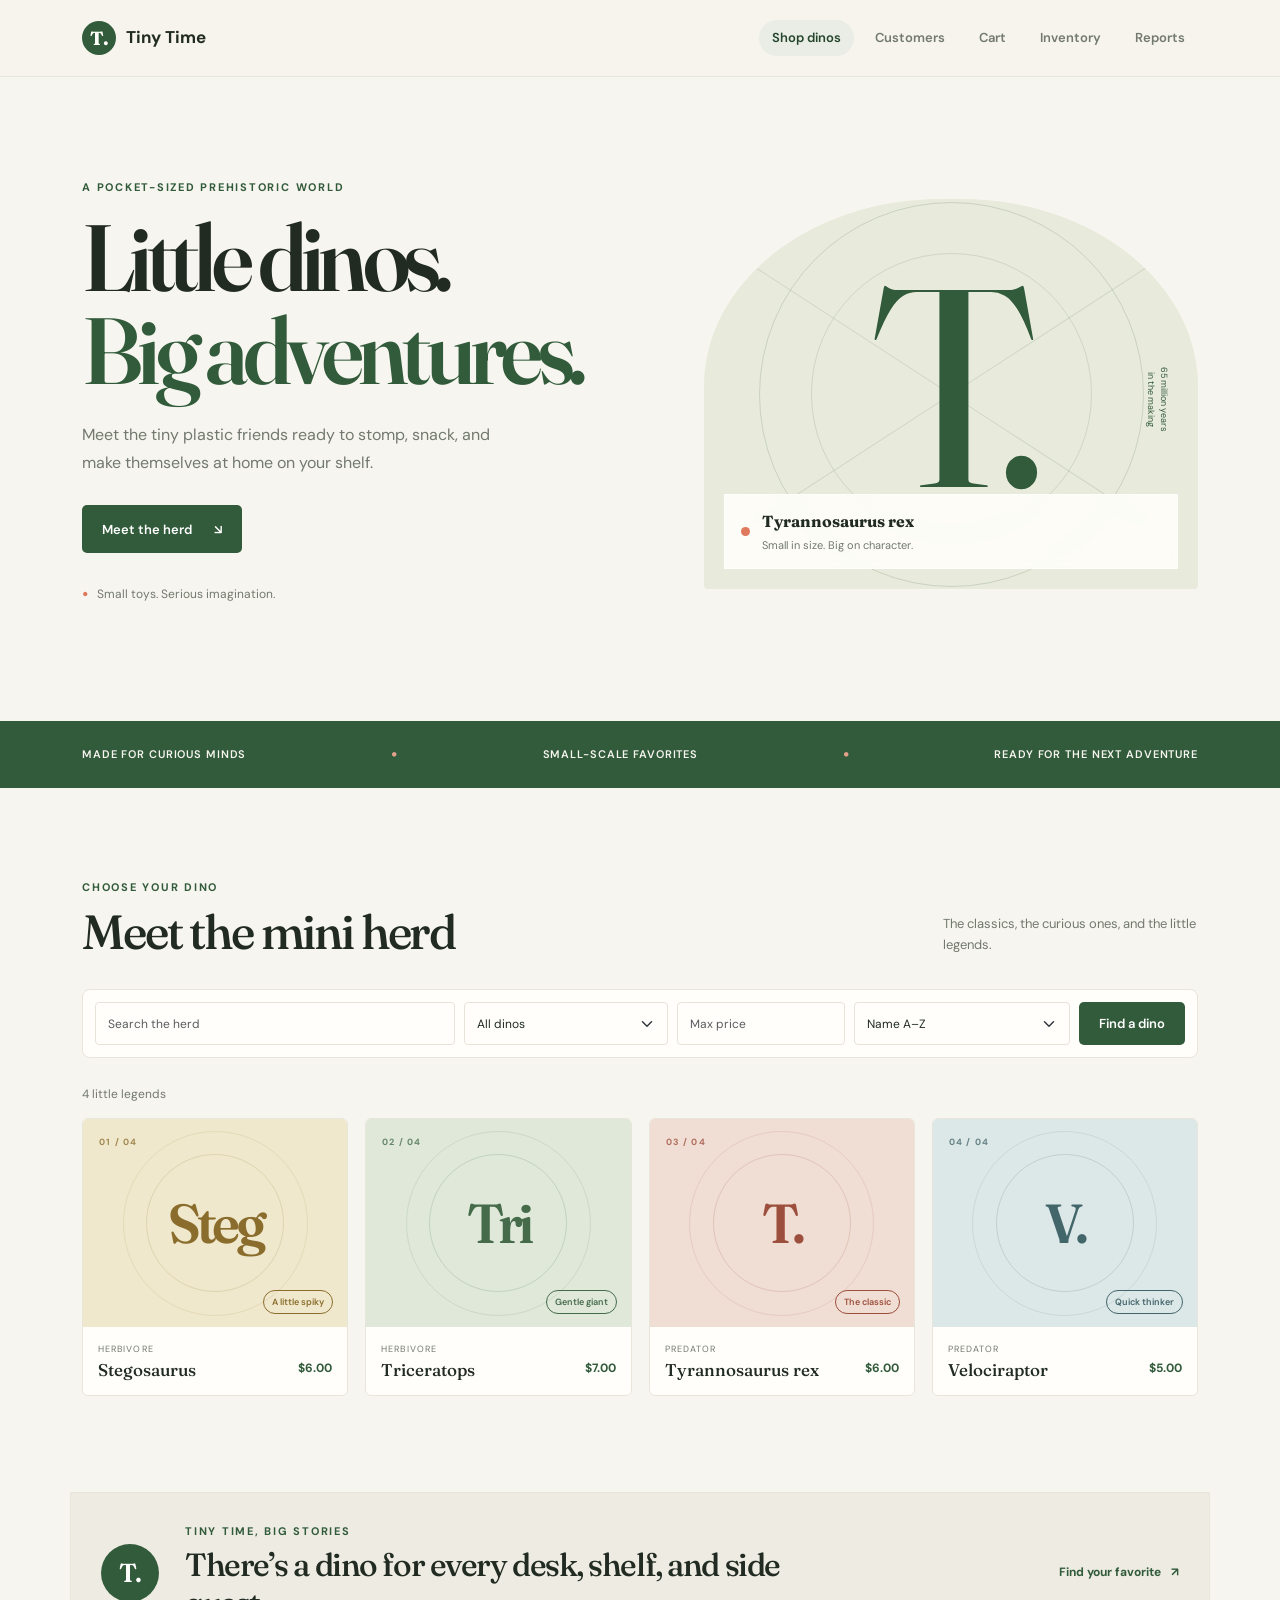
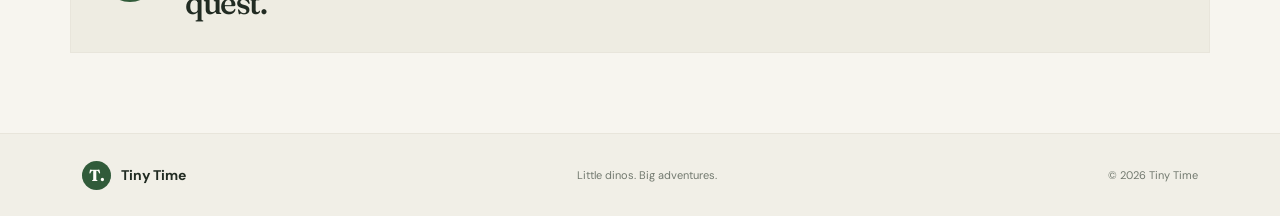
<file: index.html>
<!doctype html>
<html lang="en">
<head>
  <meta charset="utf-8">
  <meta name="viewport" content="width=device-width, initial-scale=1">
  <meta name="description" content="Meet the tiny plastic dinosaurs made for big adventures. Find a new favorite for your prehistoric collection.">
  <meta name="theme-color" content="#f7f5ef">
  <title>Tiny Time — Little dinos, big adventures</title>
  <link rel="preconnect" href="https://fonts.googleapis.com">
  <link rel="preconnect" href="https://fonts.gstatic.com" crossorigin>
  <link href="https://fonts.googleapis.com/css2?family=DM+Sans:wght@400;500;600;700&family=Fraunces:opsz,wght@9..144,600;9..144,700&display=swap" rel="stylesheet">
  <link href="https://cdn.jsdelivr.net/npm/bootstrap@5.3.3/dist/css/bootstrap.min.css" rel="stylesheet">
  <link rel="stylesheet" href="css/styles.css">
  <script src="js/layout.js" defer></script>
</head>
<body>
  <div id="nav"></div>
  <main>
    <section class="hero container">
      <div class="hero-copy">
        <p class="eyebrow">A pocket-sized prehistoric world</p>
        <h1>Little dinos.<br><span>Big adventures.</span></h1>
        <p class="hero-description">Meet the tiny plastic friends ready to stomp, snack, and make themselves at home on your shelf.</p>
        <a class="button-primary" href="#collection">Meet the herd <span aria-hidden="true">↘</span></a>
        <div class="hero-note"><span class="note-mark" aria-hidden="true">•</span> Small toys. Serious imagination.</div>
      </div>
      <div class="hero-art" aria-label="A typographic portrait of a Tyrannosaurus rex">
        <div class="art-orbit orbit-one"></div><div class="art-orbit orbit-two"></div>
        <span class="art-giant" aria-hidden="true">T.</span>
        <div class="art-caption"><span class="art-dot"></span><span><strong>Tyrannosaurus rex</strong><small>Small in size. Big on character.</small></span></div>
        <span class="art-side-note">65 million years<br>in the making</span>
      </div>
    </section>

    <section class="promise-strip" aria-label="Our promise">
      <div class="container promise-inner">
        <span>Made for curious minds</span><span class="promise-star" aria-hidden="true">•</span>
        <span>Small-scale favorites</span><span class="promise-star" aria-hidden="true">•</span>
        <span>Ready for the next adventure</span>
      </div>
    </section>

    <section class="collection container" id="collection">
      <div class="section-heading">
        <div><p class="eyebrow">Choose your dino</p><h2>Meet the mini herd</h2></div>
        <p class="section-intro">The classics, the curious ones, and the little legends.</p>
      </div>
      <form id="filters" class="filter-bar" role="search">
        <label class="visually-hidden" for="q">Search the herd</label>
        <input type="search" id="q" class="form-control" placeholder="Search the herd" autocomplete="off">
        <label class="visually-hidden" for="category">Filter by kind</label>
        <select id="category" class="form-select">
          <option value="">All dinos</option>
          <option value="Predator">Predators</option>
          <option value="Herbivore">Plant eaters</option>
        </select>
        <label class="visually-hidden" for="maxPrice">Maximum price</label>
        <input type="number" id="maxPrice" class="form-control price-filter" placeholder="Max price" min="0" step="0.01">
        <label class="visually-hidden" for="sort">Sort the herd</label>
        <select id="sort" class="form-select sort-filter">
          <option value="name">Name A–Z</option>
          <option value="price_asc">Price: low to high</option>
          <option value="price_desc">Price: high to low</option>
        </select>
        <button class="button-primary filter-button" type="submit">Find a dino</button>
      </form>
      <p class="results-label" id="results-count" aria-live="polite">Our favorite little legends</p>
      <div id="results" class="product-grid"></div>
    </section>

    <section class="closing container">
      <span class="closing-symbol" aria-hidden="true">T.</span>
      <div><p class="eyebrow">Tiny Time, big stories</p><h2>There’s a dino for every desk, shelf, and side quest.</h2></div>
      <a class="text-link" href="#collection">Find your favorite <span aria-hidden="true">↗</span></a>
    </section>
  </main>
  <div id="footer"></div>
</body>
</html>
</file>
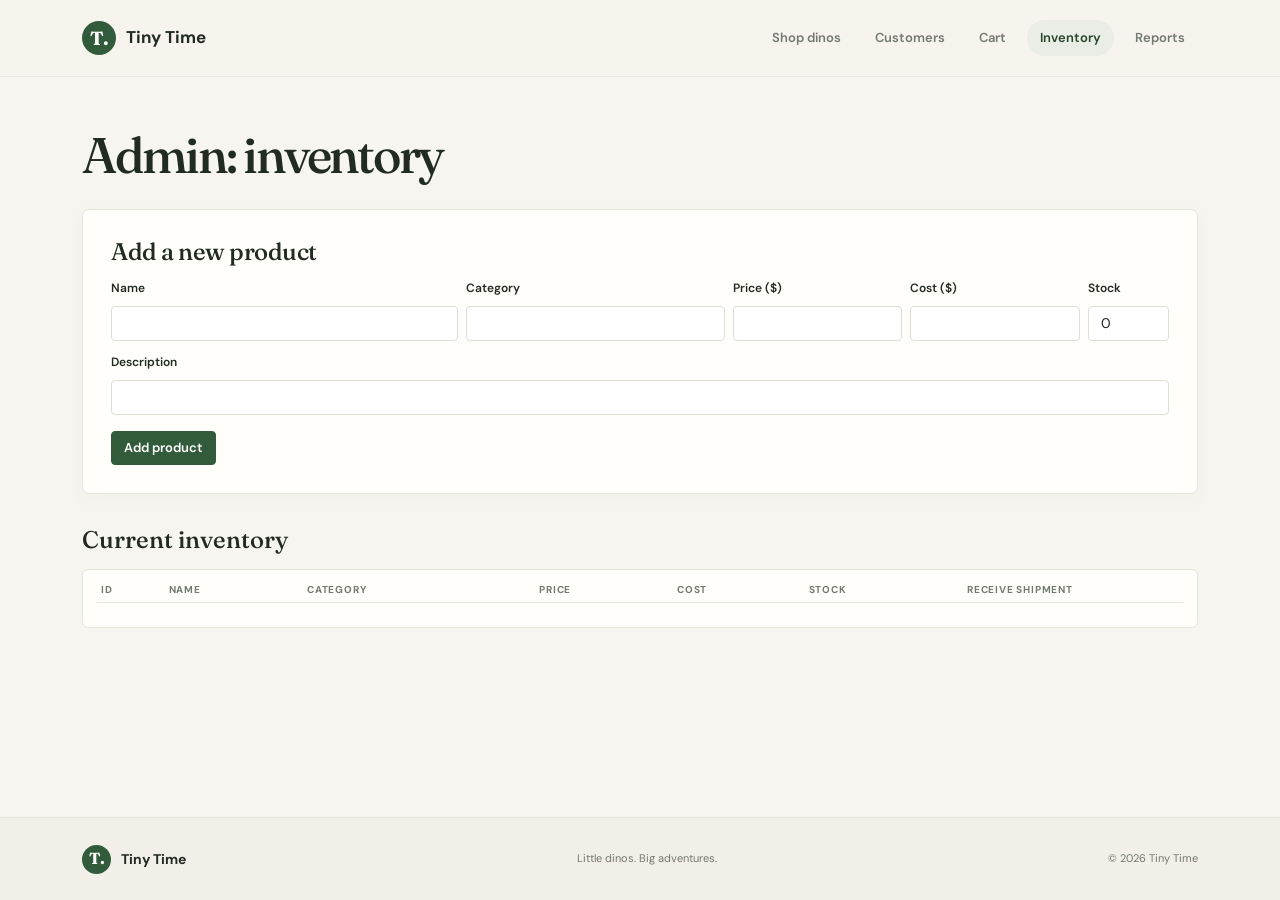
<file: admin.html>
<!DOCTYPE html>
<html lang="en">
<head>
    <meta charset="UTF-8">
    <meta name="viewport" content="width=device-width, initial-scale=1.0">
    <meta name="description" content="Manage the Tiny Time dinosaur inventory and receive new stock.">
    <meta name="theme-color" content="#f7f5ef">
    <title>Inventory | Tiny Time</title>
    <link href="https://cdn.jsdelivr.net/npm/bootstrap@5.3.3/dist/css/bootstrap.min.css" rel="stylesheet" />
    <link rel="stylesheet" href="css/styles.css" />
    <script src="js/layout.js" defer></script>

</head>
<body>
    <div id="nav"></div>
 
    <main class="container py-4">
        <h2>Admin: inventory</h2>
        <div id="alerts"></div>
 
        <form id="addProduct" class="card card-body mb-4">
            <h4>Add a new product</h4>
            <div class="row g-2">
                <div class="col-md-4"><label class="form-label" for="pname">Name</label><input class="form-control" id="pname" required></div>
                <div class="col-md-3"><label class="form-label" for="pcategory">Category</label><input class="form-control" id="pcategory" list="cats" required><datalist id="cats"></datalist></div>
                <div class="col-md-2"><label class="form-label" for="pprice">Price ($)</label><input type="number" step="0.01" min="0.01" class="form-control" id="pprice" required></div>
                <div class="col-md-2"><label class="form-label" for="pcost">Cost ($)</label><input type="number" step="0.01" min="0" class="form-control" id="pcost" required></div>
                <div class="col-md-1"><label class="form-label" for="pstock">Stock</label><input type="number" min="0" class="form-control" id="pstock" value="0" required></div>
                <div class="col-12"><label class="form-label" for="pdesc">Description</label><input class="form-control" id="pdesc"></div>
            </div>
            <button class="btn btn-primary mt-3 align-self-start" type="submit">Add product</button>
        </form>
 
        <h4>Current inventory</h4>
        <div class="table-responsive">
            <table class="table table-sm table-striped">
                <thead><tr><th>ID</th><th>Name</th><th>Category</th><th>Price</th><th>Cost</th><th>Stock</th><th style="width:220px">Receive shipment</th></tr></thead>
                <tbody id="inventory"></tbody>
            </table>
        </div>
    </main>
 
    <div id="footer"></div>
</file>
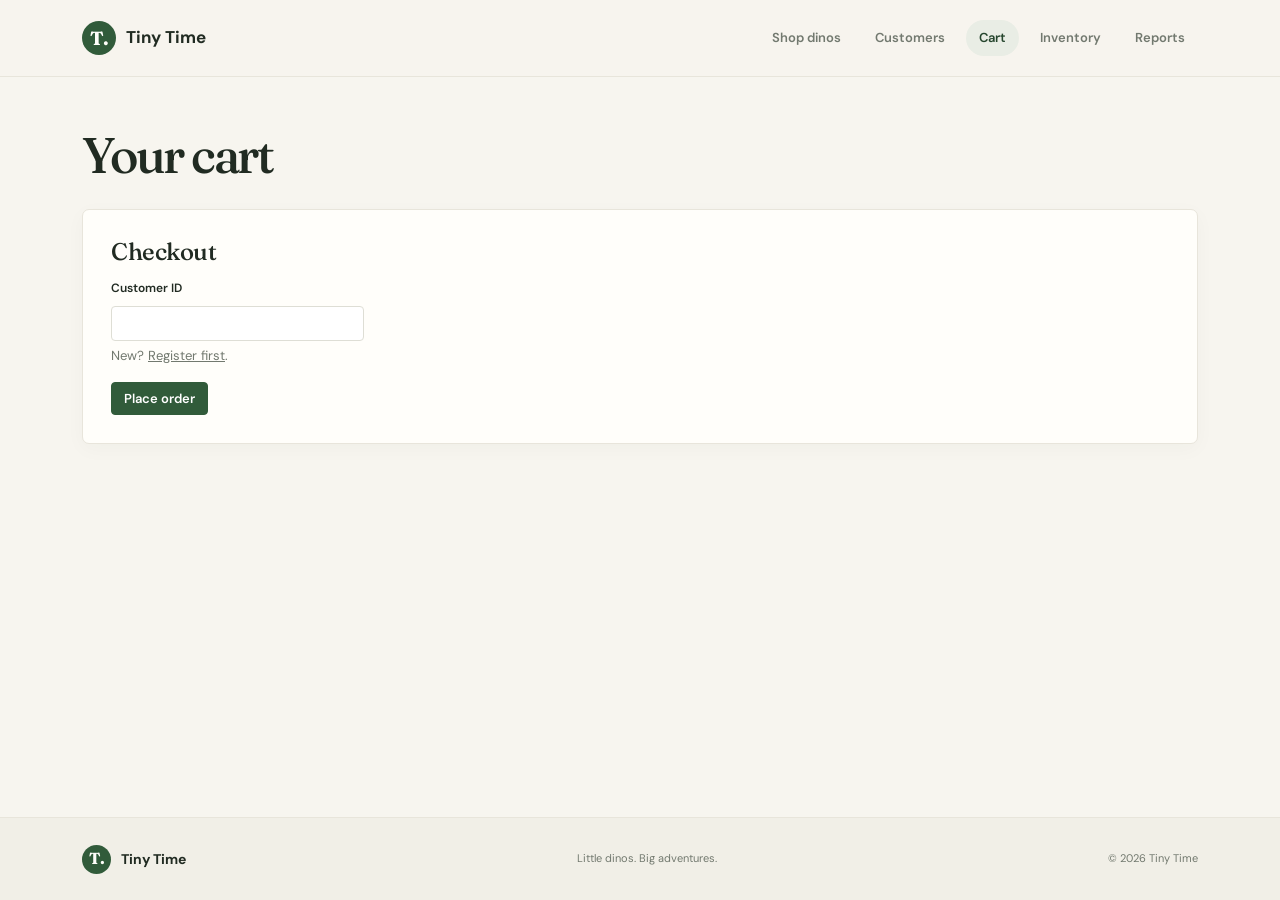
<file: cart.html>
<!DOCTYPE html>
<html lang="en">
<head>
    <meta charset="UTF-8">
    <meta name="viewport" content="width=device-width, initial-scale=1.0">
    <meta name="description" content="Review your Tiny Time cart and place an order.">
    <meta name="theme-color" content="#f7f5ef">
    <title>Your cart | Tiny Time</title>
    <link href="https://cdn.jsdelivr.net/npm/bootstrap@5.3.3/dist/css/bootstrap.min.css" rel="stylesheet" />
    <link rel="stylesheet" href="css/styles.css" />
    <script src="js/layout.js" defer></script>
</head>
<body>
    <div id="nav"></div>
 
    <main class="container py-4">
        <h2>Your cart</h2>
        <div id="alerts"></div>
 
        <div id="cart-area"></div>
 
        <form id="checkout" class="card card-body mt-4" novalidate>
            <h4>Checkout</h4>
            <div class="row g-3">
                <div class="col-md-3">
                    <label class="form-label" for="customerId">Customer ID</label>
                    <input type="number" class="form-control" id="customerId" min="1" required>
                    <div class="form-text">New? <a href="customers.html">Register first</a>.</div>
                </div>
                
            </div>
            <button class="btn btn-success mt-3 align-self-start" type="submit" id="placeBtn">Place order</button>
        </form>
    </main>
 
    <div id="footer"></div>
</file>
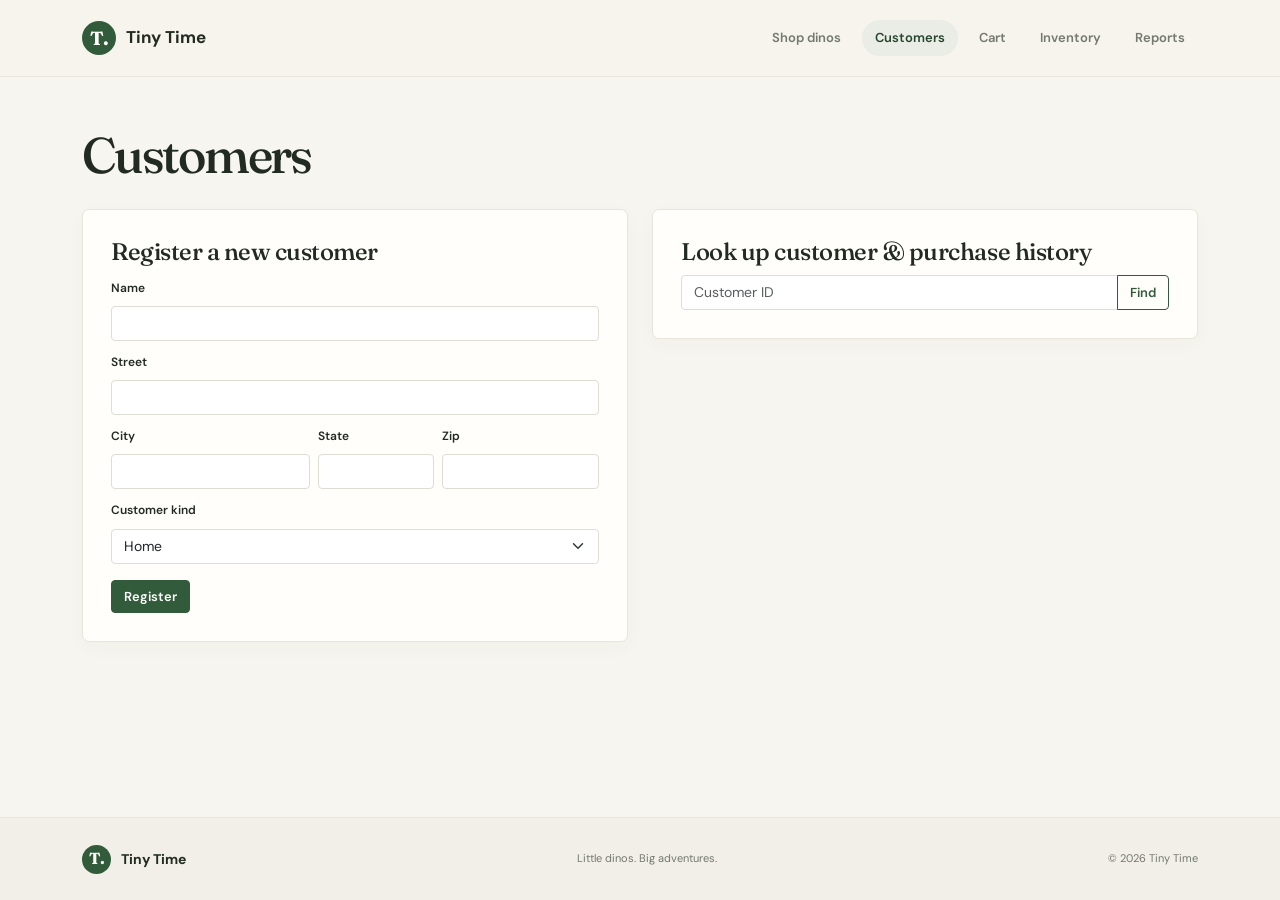
<file: customers.html>
<!DOCTYPE html>
<html lang="en">
<head>
    <meta charset="UTF-8">
    <meta name="viewport" content="width=device-width, initial-scale=1.0">
    <meta name="description" content="Register a Tiny Time customer or look up their purchase history.">
    <meta name="theme-color" content="#f7f5ef">
    <title>Customers | Tiny Time</title>
    <link href="https://cdn.jsdelivr.net/npm/bootstrap@5.3.3/dist/css/bootstrap.min.css" rel="stylesheet" />
    <link rel="stylesheet" href="css/styles.css" />
    <script src="js/layout.js" defer></script>
</head>
<body>
    <div id="nav"></div>
 
    <main class="container py-4">
        <h2>Customers</h2>
        <div id="alerts"></div>
 
        <div class="row g-4">
            <!-- Register -->
            <div class="col-lg-6">
                <form id="register" class="card card-body">
                    <h4>Register a new customer</h4>
                    <div class="row g-2">
                        <div class="col-12">
                            <label class="form-label" for="name">Name</label>
                            <input class="form-control" id="name" required>
                        </div>
                        <div class="col-12">
                            <label class="form-label" for="street">Street</label>
                            <input class="form-control" id="street" required>
                        </div>
                        <div class="col-md-5"><label class="form-label" for="city">City</label><input class="form-control" id="city" required></div>
                        <div class="col-md-3"><label class="form-label" for="state">State</label><input class="form-control" id="state" maxlength="2" required></div>
                        <div class="col-md-4"><label class="form-label" for="zip">Zip</label><input class="form-control" id="zip" pattern="\d{5}" required></div>
                        <div class="col-12">
                            <label class="form-label" for="kind">Customer kind</label>
                            <select class="form-select" id="kind">
                                <option value="home">Home</option>
                                <option value="business">Business</option>
                            </select>
                        </div>
                    </div>
 
                    <!-- Business-only fields -->
                    <div id="business-fields" class="row g-2 mt-1 d-none">
                        <div class="col-md-6"><label class="form-label" for="businessCategory">Business category</label><input class="form-control" id="businessCategory"></div>
                        <div class="col-md-6"><label class="form-label" for="grossIncome">Gross annual income ($)</label><input type="number" class="form-control" id="grossIncome" min="0"></div>
                    </div>
 
                    <button class="btn btn-primary mt-3 align-self-start" type="submit">Register</button>
                </form>
            </div>
 
            <!-- Lookup / history -->
            <div class="col-lg-6">
                <form id="lookup" class="card card-body mb-3">
                    <h4>Look up customer &amp; purchase history</h4>
                    <div class="input-group">
                        <input type="number" class="form-control" id="lookupId" placeholder="Customer ID" min="1" required>
                        <button class="btn btn-outline-primary" type="submit">Find</button>
                    </div>
                </form>
                <div id="profile"></div>
            </div>
        </div>
    </main>
 
    <div id="footer"></div>
</file>
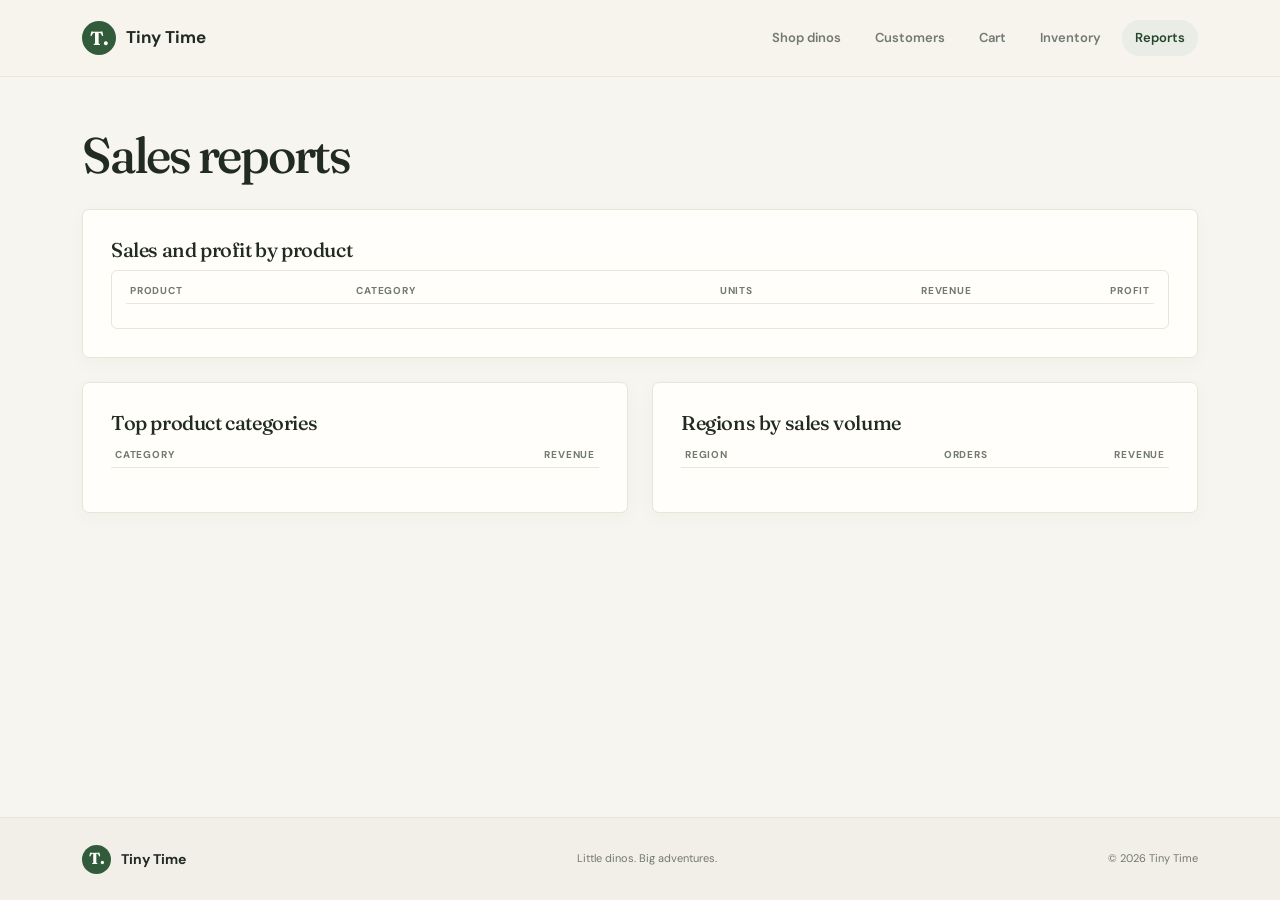
<file: reports.html>
<!DOCTYPE html>
<html lang="en">
<head>
    <meta charset="UTF-8">
    <meta name="viewport" content="width=device-width, initial-scale=1.0">
    <meta name="description" content="Review Tiny Time sales, product performance, and regional reports.">
    <meta name="theme-color" content="#f7f5ef">
    <title>Sales reports | Tiny Time</title>
    <link href="https://cdn.jsdelivr.net/npm/bootstrap@5.3.3/dist/css/bootstrap.min.css" rel="stylesheet" />
    <link rel="stylesheet" href="css/styles.css" />
    <script src="js/layout.js" defer></script>
</head>
<body>
    <div id="nav"></div>
 
    <main class="container py-4">
        <h2>Sales reports</h2>
        <div id="alerts"></div>
 
        <div class="row g-4">
            <div class="col-12">
                <div class="card card-body">
                    <h5>Sales and profit by product</h5>
                    <div class="table-responsive"><table class="table table-sm">
                        <thead><tr><th>Product</th><th>Category</th><th class="text-end">Units</th><th class="text-end">Revenue</th><th class="text-end">Profit</th></tr></thead>
                        <tbody id="productSales"></tbody></table></div>
                </div>
            </div>
            <div class="col-lg-6">
                <div class="card card-body">
                    <h5>Top product categories</h5>
                    <table class="table table-sm"><thead><tr><th>Category</th><th class="text-end">Revenue</th></tr></thead>
                        <tbody id="topCategories"></tbody></table>
                </div>
            </div>
            <div class="col-lg-6">
                <div class="card card-body">
                    <h5>Regions by sales volume</h5>
                    <table class="table table-sm"><thead><tr><th>Region</th><th class="text-end">Orders</th><th class="text-end">Revenue</th></tr></thead>
                        <tbody id="regionSales"></tbody></table>
                </div>
            </div>
        </div>
    </main>
 
    <div id="footer"></div>
</file>
<file: css/styles.css>
@import url('https://fonts.googleapis.com/css2?family=DM+Sans:wght@400;500;600;700&family=Fraunces:opsz,wght@9..144,600;9..144,700&display=swap');

:root {
  --paper: #f7f5ef;
  --surface: #fffefa;
  --ink: #212b22;
  --muted: #72796f;
  --line: #e8e5db;
  --green: #315b3a;
  --green-dark: #25452d;
  --coral: #df785c;
  --serif: 'Fraunces', Georgia, serif;
  --sans: 'DM Sans', Arial, sans-serif;
  --shadow: 0 14px 38px rgb(42 52 39 / 7%);
}

* { box-sizing: border-box; }
html { scroll-behavior: smooth; scroll-padding-top: 88px; }
body {
  min-height: 100vh;
  display: flex;
  flex-direction: column;
  background: var(--paper);
  color: var(--ink);
  font-family: var(--sans);
  font-size: 15px;
  line-height: 1.6;
}
main { flex: 1; }
a { color: inherit; }
a:focus-visible, button:focus-visible, input:focus-visible, select:focus-visible {
  outline: 3px solid rgb(223 120 92 / 65%);
  outline-offset: 3px;
}

.site-header {
  position: relative;
  z-index: 2;
  background: rgb(247 245 239 / 95%);
  border-bottom: 1px solid var(--line);
}
.nav-inner { min-height: 76px; display: flex; align-items: center; justify-content: space-between; gap: 28px; }
.brand { display: inline-flex; align-items: center; gap: 10px; color: var(--ink); font-weight: 700; font-size: 17px; text-decoration: none; white-space: nowrap; }
.brand-mark { display: grid; place-items: center; width: 34px; height: 34px; background: var(--green); border-radius: 50%; color: #fffefa; font-family: var(--serif); font-size: 19px; }
.nav-links { display: flex; align-items: center; gap: 8px; }
.nav-link { padding: 8px 13px; border-radius: 999px; color: var(--muted); font-size: 13px; font-weight: 600; text-decoration: none; transition: background .18s ease, color .18s ease; }
.nav-link:hover, .nav-link.is-active { background: #e9ede5; color: var(--green-dark); }

.hero { display: grid; grid-template-columns: 1.05fr .95fr; align-items: center; gap: clamp(32px, 6vw, 84px); padding-top: clamp(54px, 8vw, 106px); padding-bottom: clamp(64px, 9vw, 112px); }
.hero-copy { max-width: 570px; }
.eyebrow { margin: 0 0 14px; color: var(--green); font-size: 11px; font-weight: 700; letter-spacing: .16em; text-transform: uppercase; }
h1, h2, h3, h4, h5 { color: var(--ink); }
.hero h1 { margin: 0; font-family: var(--serif); font-size: clamp(54px, 7.4vw, 94px); font-weight: 600; letter-spacing: -.06em; line-height: .99; }
.hero h1 span { color: var(--green); }
.hero-description { max-width: 420px; margin: 24px 0 28px; color: var(--muted); font-size: 16px; line-height: 1.75; }
.button-primary { display: inline-flex; align-items: center; justify-content: center; gap: 22px; min-height: 48px; padding: 0 20px; border: 0; border-radius: 5px; background: var(--green); color: white; font: 600 13px var(--sans); text-decoration: none; transition: background .18s ease, transform .18s ease; }
.button-primary:hover { background: var(--green-dark); color: white; transform: translateY(-1px); }
.hero-note { display: flex; align-items: center; gap: 9px; margin-top: 27px; color: var(--muted); font-size: 12px; }
.note-mark { color: var(--coral); font-size: 18px; }
.hero-art { position: relative; display: grid; min-height: 390px; place-items: center; overflow: hidden; isolation: isolate; border-radius: 48% 48% 4px 4px; background: #e8eadb; }
.hero-art::before { position: absolute; z-index: -1; width: 78%; aspect-ratio: 1; border: 1px solid rgb(49 91 58 / 17%); border-radius: 50%; content: ''; }
.hero-art::after { position: absolute; z-index: -1; width: 57%; aspect-ratio: 1; border: 1px solid rgb(49 91 58 / 14%); border-radius: 50%; content: ''; }
.art-orbit { position: absolute; z-index: -1; width: 94%; height: 1px; background: rgb(49 91 58 / 14%); transform: rotate(-33deg); }
.orbit-two { transform: rotate(33deg); }
.art-giant { color: var(--green); font-family: var(--serif); font-size: clamp(160px, 22vw, 290px); letter-spacing: -.12em; line-height: .8; transform: translate(-10px, -8px); }
.art-caption { position: absolute; right: 20px; bottom: 20px; left: 20px; display: flex; align-items: center; gap: 12px; padding: 14px 16px; border: 1px solid rgb(255 255 255 / 65%); background: rgb(255 254 250 / 88%); backdrop-filter: blur(8px); }
.art-dot { width: 9px; height: 9px; flex: 0 0 auto; border-radius: 50%; background: var(--coral); }
.art-caption strong, .art-caption small { display: block; }
.art-caption strong { font-family: var(--serif); font-size: 16px; }
.art-caption small { margin-top: 2px; color: var(--muted); font-size: 11px; }
.art-side-note { position: absolute; top: 48%; right: 9px; color: var(--green); font-size: 9px; line-height: 1.45; text-align: center; transform: rotate(90deg); }

.promise-strip { background: var(--green); color: #f7f5ef; }
.promise-inner { display: flex; min-height: 67px; align-items: center; justify-content: space-between; gap: 20px; font-size: 11px; font-weight: 600; letter-spacing: .08em; text-transform: uppercase; }
.promise-star { color: #e3a08b; font-size: 17px; }
.collection { padding-top: 91px; padding-bottom: 96px; }
.section-heading { display: flex; align-items: end; justify-content: space-between; gap: 24px; margin-bottom: 28px; }
.section-heading .eyebrow { margin-bottom: 7px; }
.section-heading h2, .closing h2 { margin: 0; font-family: var(--serif); font-size: clamp(32px, 4vw, 48px); letter-spacing: -.045em; }
.section-intro { max-width: 255px; margin: 0 0 5px; color: var(--muted); font-size: 13px; }
.filter-bar { display: grid; grid-template-columns: minmax(180px, 1.5fr) minmax(130px, .85fr) minmax(110px, .7fr) minmax(130px, .9fr) auto; gap: 9px; padding: 12px; border: 1px solid var(--line); border-radius: 8px; background: var(--surface); }
.filter-bar .form-control, .filter-bar .form-select { min-height: 43px; border-color: #e6e3d9; border-radius: 4px; background-color: #fffefa; color: var(--ink); font-family: var(--sans); font-size: 12px; box-shadow: none; }
.filter-button { min-height: 43px; gap: 8px; white-space: nowrap; }
.results-label { margin: 27px 0 14px; color: var(--muted); font-size: 12px; }
.product-grid { display: grid; grid-template-columns: repeat(4, minmax(0, 1fr)); gap: 17px; }
.product-card { min-width: 0; overflow: hidden; border: 1px solid var(--line); border-radius: 6px; background: var(--surface); transition: box-shadow .2s ease, transform .2s ease; }
.product-card:hover { box-shadow: var(--shadow); transform: translateY(-3px); }
.product-art { position: relative; display: grid; min-height: 208px; place-items: center; overflow: hidden; }
.product-art::before { position: absolute; width: 138px; height: 138px; border: 1px solid currentColor; border-radius: 50%; content: ''; opacity: .18; }
.product-art::after { position: absolute; width: 185px; height: 185px; border: 1px solid currentColor; border-radius: 50%; content: ''; opacity: .12; }
.tone-rust { background: #f0ddd3; color: #9d4f3d; }
.tone-sage { background: #dfe8d9; color: #456b4b; }
.tone-gold { background: #f0e8cc; color: #8a6d2d; }
.tone-blue { background: #dce7e8; color: #43666a; }
.product-number { position: absolute; top: 16px; left: 16px; font-size: 9px; font-weight: 700; letter-spacing: .13em; opacity: .78; }
.product-mark { font-family: var(--serif); font-size: 55px; font-weight: 600; letter-spacing: -.08em; }
.product-tag { position: absolute; right: 14px; bottom: 13px; padding: 4px 8px; border: 1px solid currentColor; border-radius: 30px; font-size: 9px; font-weight: 600; }
.product-info { display: flex; align-items: end; justify-content: space-between; gap: 8px; padding: 15px; }
.product-kind { margin: 0 0 3px; color: var(--muted); font-size: 9px; letter-spacing: .12em; text-transform: uppercase; }
.product-info h3 { margin: 0; font-family: var(--serif); font-size: 17px; }
.product-price { padding-bottom: 2px; color: var(--green); font-size: 12px; font-weight: 700; white-space: nowrap; }

.closing { display: flex; align-items: center; gap: 26px; margin-bottom: 80px; padding: 30px; border: 1px solid var(--line); background: #eeece2; }
.closing-symbol { display: grid; width: 58px; height: 58px; flex: 0 0 auto; place-items: center; border-radius: 50%; background: var(--green); color: white; font: 600 26px var(--serif); }
.closing .eyebrow { margin-bottom: 5px; }
.closing h2 { max-width: 620px; font-size: clamp(22px, 3vw, 32px); }
.text-link { display: inline-flex; align-items: center; gap: 10px; margin-left: auto; color: var(--green); font-size: 12px; font-weight: 700; text-decoration: none; white-space: nowrap; }
.text-link:hover { color: var(--green-dark); }

/* Shared layouts for the inventory, customer, cart, and reporting pages. */
main.container.py-4 { padding-top: 48px !important; padding-bottom: 72px !important; }
main.container.py-4 > h2 { margin-bottom: 24px; font-family: var(--serif); font-size: clamp(34px, 5vw, 50px); letter-spacing: -.045em; }
main.container.py-4 > h4 { margin: 32px 0 15px; font-family: var(--serif); font-size: 24px; }
.card { border-color: var(--line); border-radius: 7px; background: var(--surface); box-shadow: 0 5px 20px rgb(42 52 39 / 3%); }
.card-body { padding: clamp(18px, 3vw, 28px); }
.card h4, .card h5 { font-family: var(--serif); letter-spacing: -.02em; }
.form-label { color: var(--ink); font-size: 12px; font-weight: 600; }
.form-control, .form-select { border-color: #deded5; border-radius: 4px; font-family: var(--sans); font-size: 14px; box-shadow: none !important; }
.form-control:focus, .form-select:focus { border-color: var(--green); }
.btn { border-radius: 4px; font-family: var(--sans); font-size: 13px; font-weight: 600; }
.btn-primary, .btn-success { border-color: var(--green); background: var(--green); }
.btn-primary:hover, .btn-success:hover { border-color: var(--green-dark); background: var(--green-dark); }
.btn-outline-primary { border-color: var(--green); color: var(--green); }
.btn-outline-primary:hover { border-color: var(--green); background: var(--green); color: white; }
.table { --bs-table-bg: transparent; --bs-table-striped-bg: #f4f2eb; color: var(--ink); font-size: 13px; }
.table thead th { border-bottom-color: var(--line); color: var(--muted); font-size: 10px; letter-spacing: .08em; text-transform: uppercase; }
.table td, .table th { vertical-align: middle; }
.table-responsive { border: 1px solid var(--line); border-radius: 6px; background: var(--surface); padding: 8px 14px; }
.form-text { color: var(--muted); }

.site-footer { border-top: 1px solid var(--line); background: #f1efe7; }
.footer-inner { display: flex; min-height: 82px; align-items: center; justify-content: space-between; gap: 20px; }
.footer-brand { font-size: 14px; }
.footer-brand .brand-mark { width: 29px; height: 29px; font-size: 16px; }
.footer-inner p, .footer-inner > span { margin: 0; color: var(--muted); font-size: 11px; }

@media (max-width: 900px) {
  .hero { grid-template-columns: 1fr 1fr; gap: 26px; }
  .hero-art { min-height: 330px; }
  .filter-bar { grid-template-columns: repeat(2, minmax(0, 1fr)); }
  .filter-button { grid-column: span 2; }
  .product-grid { grid-template-columns: repeat(2, minmax(0, 1fr)); }
}
@media (max-width: 640px) {
  .nav-inner { min-height: 68px; flex-wrap: wrap; gap: 4px 14px; padding-top: 10px; padding-bottom: 10px; }
  .brand { font-size: 15px; }
  .nav-links { width: 100%; gap: 3px; overflow-x: auto; padding-bottom: 2px; scrollbar-width: none; }
  .nav-links::-webkit-scrollbar { display: none; }
  .nav-link { padding: 7px 10px; font-size: 11px; white-space: nowrap; }
  .hero { grid-template-columns: 1fr; gap: 34px; padding-top: 55px; padding-bottom: 58px; }
  .hero h1 { font-size: clamp(57px, 15vw, 82px); }
  .hero-art { min-height: min(88vw, 370px); border-radius: 44% 44% 4px 4px; }
  .art-giant { font-size: clamp(175px, 54vw, 260px); }
  .promise-inner { min-height: auto; flex-wrap: wrap; justify-content: center; gap: 11px 13px; padding-top: 17px; padding-bottom: 17px; font-size: 9px; }
  .promise-inner span:nth-of-type(2) { display: none; }
  .collection { padding-top: 62px; padding-bottom: 65px; }
  .section-heading { align-items: start; flex-direction: column; gap: 10px; }
  .filter-bar { grid-template-columns: 1fr 1fr; gap: 8px; padding: 9px; }
  .filter-bar > :first-of-type { grid-column: span 2; }
  .filter-button { grid-column: span 2; }
  .product-grid { gap: 10px; }
  .product-art { min-height: 160px; }
  .product-mark { font-size: 43px; }
  .product-info { align-items: start; flex-direction: column; padding: 12px; }
  .product-info h3 { font-size: 15px; }
  .closing { align-items: start; flex-wrap: wrap; gap: 15px; margin-bottom: 50px; padding: 20px; }
  .closing > div { flex: 1 1 70%; }
  .text-link { margin-left: 73px; }
  .footer-inner { flex-wrap: wrap; justify-content: space-between; gap: 9px 18px; padding-top: 18px; padding-bottom: 18px; }
  .footer-inner p { order: 3; width: 100%; }
  main.container.py-4 { padding-top: 35px !important; padding-bottom: 50px !important; }
}
@media (prefers-reduced-motion: reduce) {
  *, *::before, *::after { scroll-behavior: auto !important; transition-duration: .01ms !important; }
}
</file>
